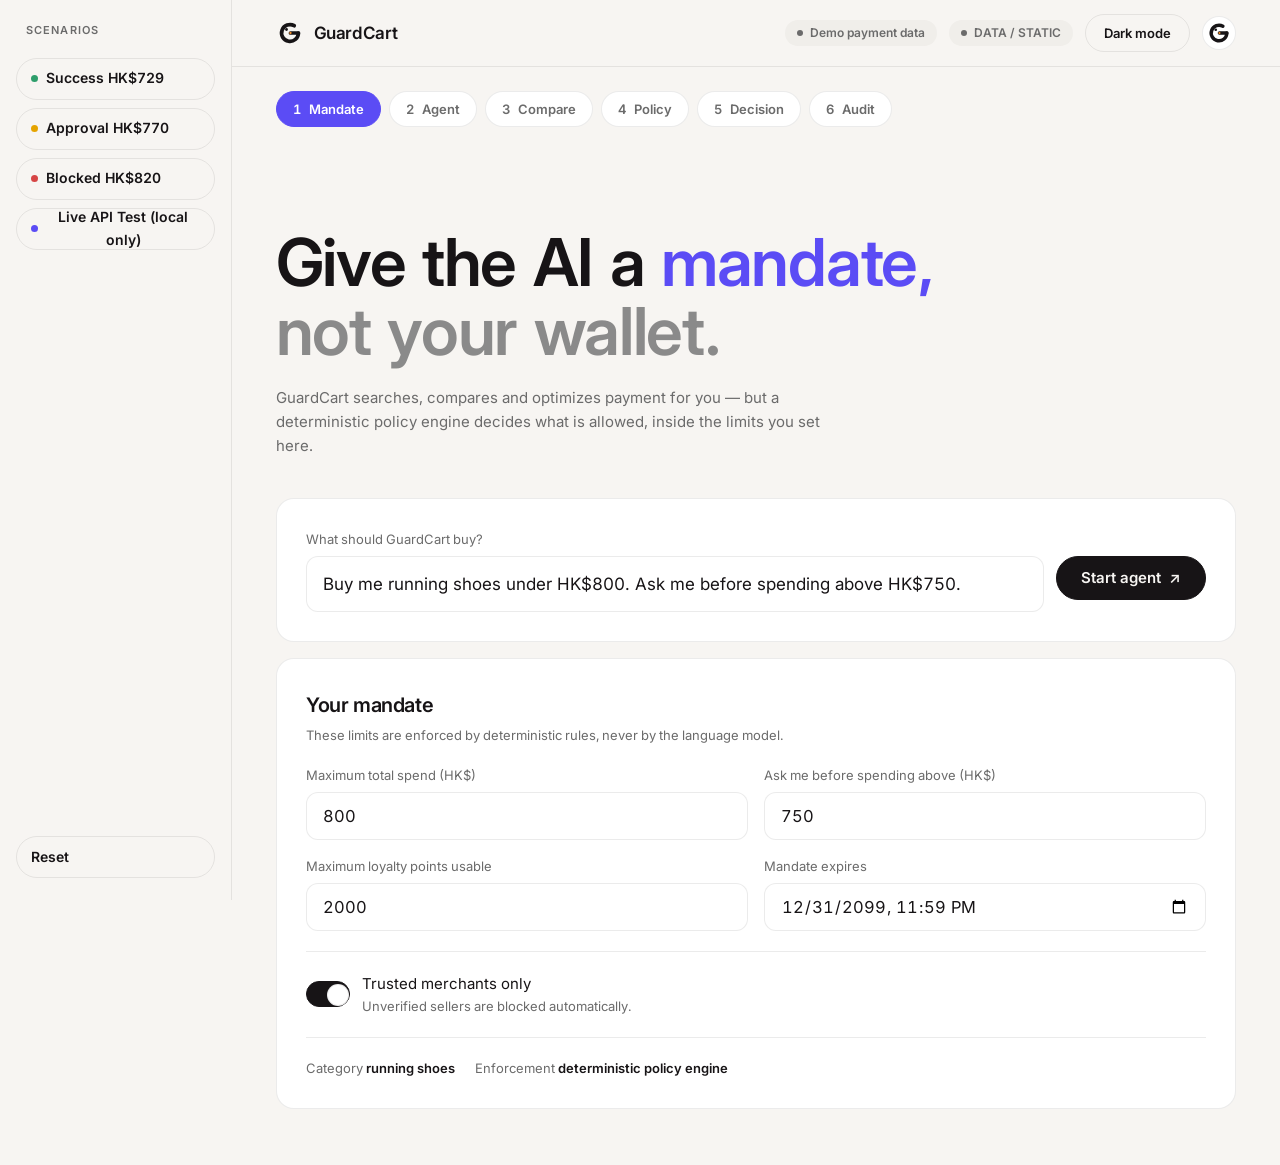
<file: frontend/index.html>
<!DOCTYPE html>
<html lang="en">
<head>
  <meta charset="UTF-8" />
  <meta name="viewport" content="width=device-width, initial-scale=1.0, viewport-fit=cover" />
  <title>GuardCart — AI shops. You stay in control.</title>
  <link rel="icon" type="image/svg+xml" href="mascot/mascot-favicon.svg" />
  <link rel="preconnect" href="https://fonts.googleapis.com" />
  <link rel="preconnect" href="https://fonts.gstatic.com" crossorigin />
  <link href="https://fonts.googleapis.com/css2?family=Inter:wght@400;500;600&display=swap" rel="stylesheet" />
  <link rel="stylesheet" href="https://cdnjs.cloudflare.com/ajax/libs/font-awesome/6.5.2/css/all.min.css" />
  <link rel="stylesheet" href="css/styles.css" />
</head>
<body>

  <!-- ===================== 顶栏 ===================== -->
  <header class="topbar">
    <div class="topbar-inner">
      <button class="brand" type="button" onclick="GuardCartApp.resetDemo()" aria-label="GuardCart home">
        <span id="brand-mascot"></span>
        GuardCart
      </button>
      <div class="topbar-right">
        <span class="tag tag-hide-sm">Demo payment data</span>
        <span class="tag" id="data-source-tag">DATA / …</span>
        <button class="btn btn-ghost btn-sm" id="theme-toggle" type="button">Dark mode</button>
        <span class="avatar-chip avatar-hide-sm" id="topbar-avatar" aria-hidden="true"></span>
      </div>
    </div>
  </header>

  <main class="wrap">

    <!-- ===================== 步骤条 ===================== -->
    <ol class="stepper" id="gc-steps">
      <li data-step="mandate" class="current"><span class="n">1</span>Mandate</li>
      <li data-step="progress"><span class="n">2</span>Agent</li>
      <li data-step="comparison"><span class="n">3</span>Compare</li>
      <li data-step="policy"><span class="n">4</span>Policy</li>
      <li data-step="decision"><span class="n">5</span>Decision</li>
      <li data-step="audit"><span class="n">6</span>Audit</li>
    </ol>

    <!-- ===================== 1. Mandate ===================== -->
    <section id="screen-mandate" class="screen active">
      <div class="hero">
        <h1 class="hero-title" id="hero-title">
          <span class="w">Give</span> <span class="w">the</span> <span class="w">AI</span> <span class="w">a</span> <span class="w accent">mandate,</span><br />
          <span class="w dim">not</span> <span class="w dim">your</span> <span class="w dim">wallet.</span>
        </h1>
        <p class="hero-sub">GuardCart searches, compares and optimizes payment for you — but a deterministic policy engine decides what is allowed, inside the limits you set here.</p>
      </div>

      <div class="card">
        <div class="field">
          <label for="mandate-request">What should GuardCart buy?</label>
          <div class="ask-row">
            <input id="mandate-request" class="input input-lg" type="text"
                   value="Buy me running shoes under HK$800. Ask me before spending above HK$750."
                   placeholder="e.g. Buy me running shoes under HK$800." />
            <button class="btn btn-primary" type="button" onclick="GuardCartApp.startFromForm()">
              Start agent <span aria-hidden="true">↗</span>
            </button>
          </div>
        </div>
        <div id="mandate-form-error" class="form-error" style="display:none;" role="alert"></div>
      </div>

      <div class="card">
        <h2 class="card-title">Your mandate</h2>
        <p class="card-sub" style="margin-bottom:20px;">These limits are enforced by deterministic rules, never by the language model.</p>
        <div class="form-grid">
          <div class="field">
            <label for="mandate-max-spend">Maximum total spend (HK$)</label>
            <input id="mandate-max-spend" class="input" type="number" value="800" min="1" />
          </div>
          <div class="field">
            <label for="mandate-approval-threshold">Ask me before spending above (HK$)</label>
            <input id="mandate-approval-threshold" class="input" type="number" value="750" min="0" />
          </div>
          <div class="field">
            <label for="mandate-max-points">Maximum loyalty points usable</label>
            <input id="mandate-max-points" class="input" type="number" value="2000" min="0" />
          </div>
          <div class="field">
            <label for="mandate-expiry">Mandate expires</label>
            <input id="mandate-expiry" class="input" type="datetime-local" value="2099-12-31T23:59" />
          </div>
        </div>
        <hr class="hr" />
        <label class="switch" for="mandate-trusted-only">
          <input id="mandate-trusted-only" type="checkbox" checked />
          <span class="track" aria-hidden="true"></span>
          <span class="txt">Trusted merchants only
            <small>Unverified sellers are blocked automatically.</small>
          </span>
        </label>
        <hr class="hr" />
        <div class="mandate-summary">
          <span>Category <strong>running shoes</strong></span>
          <span>Enforcement <strong>deterministic policy engine</strong></span>
        </div>
      </div>
    </section>

    <!-- ===================== 2. Agent progress ===================== -->
    <section id="screen-progress" class="screen">
      <div class="card" style="max-width:640px; margin:0 auto;">
        <h2 class="card-title" style="margin-bottom:16px;">GuardCart is working</h2>
        <ul class="agent-list" id="agent-steps"></ul>
      </div>
    </section>

    <!-- ===================== 3. Product comparison ===================== -->
    <section id="screen-comparison" class="screen">
      <div class="section-head">
        <div>
          <h2 class="section-title">Top candidates</h2>
          <p class="section-sub">Effective cost is price plus shipping plus payment fee minus reward value. The cheapest sticker price does not automatically win.</p>
        </div>
        <button class="btn btn-primary" type="button" onclick="GuardCartApp.goTo('policy')">Continue to policy check <span aria-hidden="true">↗</span></button>
      </div>
      <div class="product-grid" id="comparison-cards"></div>
    </section>

    <!-- ===================== 4. Policy check ===================== -->
    <section id="screen-policy" class="screen">
      <div class="section-head">
        <div>
          <h2 class="section-title">Policy check</h2>
          <p class="section-sub">The AI recommends. You authorize. The deterministic policy engine decides — same inputs, same decision, every time.</p>
        </div>
      </div>
      <div class="zone-grid" id="policy-zones"></div>
      <div class="card">
        <h3 class="card-title" style="margin-bottom:8px;">Rule evaluation</h3>
        <ul class="check-list" id="policy-checks"></ul>
      </div>
      <div class="actions-end">
        <button class="btn btn-primary" type="button" onclick="GuardCartApp.goTo('decision')">See decision <span aria-hidden="true">↗</span></button>
      </div>
    </section>

    <!-- ===================== 5. Decision ===================== -->
    <section id="screen-decision" class="screen">
      <div id="decision-banner"></div>
      <div class="stats" id="decision-stats"></div>
      <div class="card mb">
        <h3 class="card-title" style="margin-bottom:12px;">Payment options compared</h3>
        <div class="pay-list" id="decision-payments"></div>
        <p class="pay-note"><span class="dot-brand"></span>Demo payment data — simulated rails, not real rates.</p>
      </div>
      <div class="actions-between">
        <button class="btn btn-ghost" type="button" onclick="GuardCartApp.goTo('policy')">Back to policy</button>
        <button class="btn btn-primary" type="button" onclick="GuardCartApp.goTo('audit')">View audit trail <span aria-hidden="true">↗</span></button>
      </div>
    </section>

    <!-- ===================== 6. Audit trail ===================== -->
    <section id="screen-audit" class="screen">
      <div class="section-head">
        <div>
          <h2 class="section-title">Audit trail</h2>
          <p class="section-sub">Why did the agent do this? Every step is on the record — explained by rules, not invented afterwards.</p>
        </div>
      </div>
      <div class="card">
        <div class="timeline" id="audit-timeline"></div>
        <div class="empty-state" id="audit-empty" style="display:none;">
          <span id="audit-empty-mascot"></span>
          <p>No audit events yet. Run a demo scenario first.</p>
        </div>
      </div>
      <div class="actions-end">
        <button class="btn btn-ghost" type="button" onclick="GuardCartApp.resetDemo()">Reset demo</button>
      </div>
    </section>

  </main>

  <!-- ===================== 演示控制条 ===================== -->
  <footer class="demo-bar">
    <div class="demo-inner">
      <span class="demo-label">Scenarios</span>
      <button class="btn btn-ghost btn-sm" type="button" onclick="GuardCartApp.runDemo('success')"><span class="dot dot-success"></span>Success HK$729</button>
      <button class="btn btn-ghost btn-sm" type="button" onclick="GuardCartApp.runDemo('approval')"><span class="dot dot-warning"></span>Approval HK$770</button>
      <button class="btn btn-ghost btn-sm" type="button" onclick="GuardCartApp.runDemo('blocked')"><span class="dot dot-error"></span>Blocked HK$820</button>
      <button class="btn btn-ghost btn-sm" type="button" onclick="GuardCartApp.runLiveApi(this)"><span class="dot dot-live"></span>Live API Test (local only)</button>
      <button class="btn btn-ghost btn-sm" type="button" onclick="GuardCartApp.resetDemo()">Reset</button>
      <span id="live-status" class="live-status" role="status"></span>
    </div>
  </footer>

  <script src="js/demo-data.js"></script>
  <script src="js/policy-engine.js"></script>
  <script src="js/api-client.js"></script>
  <script src="js/mock-api.js"></script>
  <script src="js/agent-data.js"></script>
  <script src="js/app.js"></script>
</body>
</html>
</file>
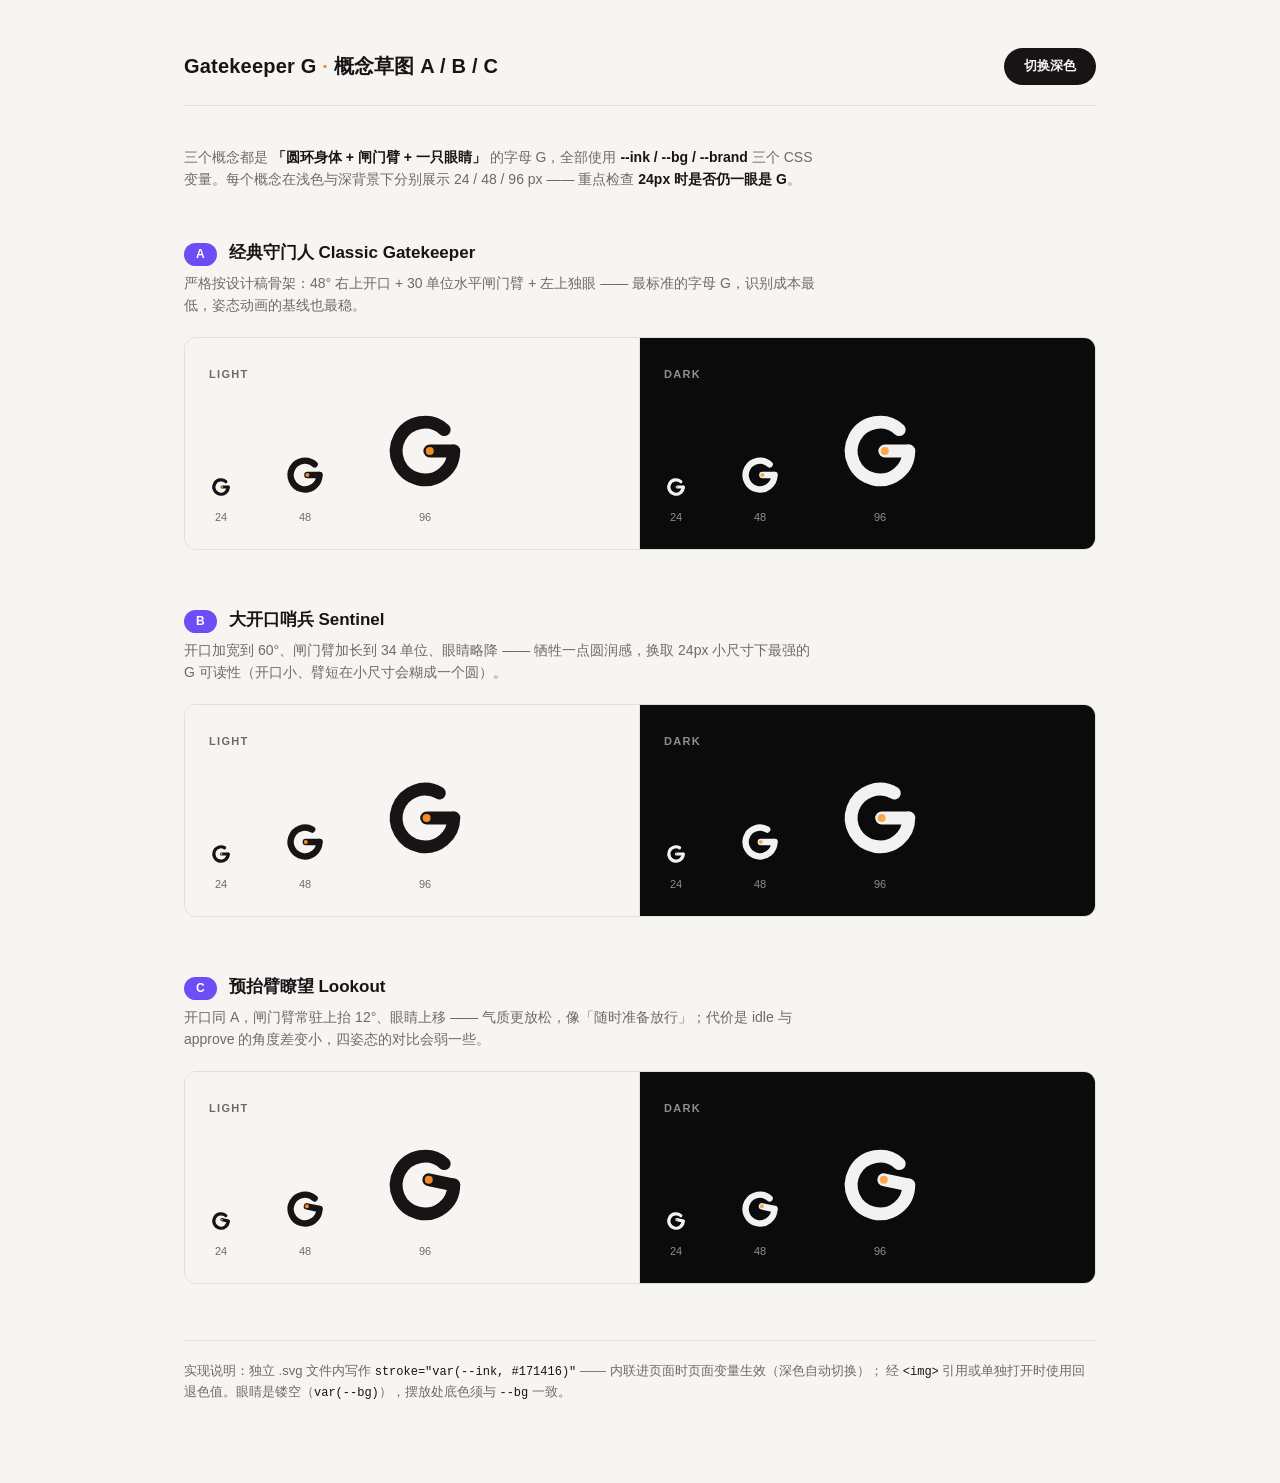
<file: frontend/mascot/concepts.html>
<!DOCTYPE html>
<html lang="zh-CN">
<head>
<meta charset="UTF-8" />
<meta name="viewport" content="width=device-width, initial-scale=1.0" />
<title>GuardCart · Gatekeeper G — 概念草图对比</title>
<style>
  :root {
    --bg: #f7f5f2;
    --ink: #171416;
    --brand: #f28c28;
    --accent: #6c4df6;
    --line: #e3ded6;
    --muted: #6f6a63;
  }
  [data-theme="dark"] {
    --bg: #0b0b0c;
    --ink: #f2f2f2;
    --brand: #ffa64d;
    --accent: #9d86ff;
    --line: #26262a;
    --muted: #8e8e94;
  }
  * { box-sizing: border-box; margin: 0; padding: 0; }
  body {
    background: var(--bg);
    color: var(--ink);
    font-family: "Inter", -apple-system, "Segoe UI", "PingFang SC", "Microsoft YaHei", sans-serif;
    line-height: 1.6;
  }
  .wrap { max-width: 960px; margin: 0 auto; padding: 48px 24px 80px; }

  header.top {
    display: flex; justify-content: space-between; align-items: center;
    padding-bottom: 20px; border-bottom: 1px solid var(--line); margin-bottom: 40px;
  }
  h1 { font-size: 20px; font-weight: 700; letter-spacing: 0.01em; }
  h1 .dot { color: var(--brand); }
  .theme-toggle {
    appearance: none; border: none; cursor: pointer;
    background: var(--ink); color: var(--bg);
    font: inherit; font-size: 13px; font-weight: 600;
    padding: 8px 20px; border-radius: 999px;
  }

  .intro { color: var(--muted); font-size: 14px; max-width: 640px; margin-bottom: 48px; }
  .intro strong { color: var(--ink); font-weight: 600; }

  section.concept { margin-bottom: 56px; }
  .concept-head { display: flex; align-items: baseline; gap: 12px; margin-bottom: 6px; }
  .concept-head .tag {
    font-size: 12px; font-weight: 700; color: #fff;
    background: var(--accent); border-radius: 999px; padding: 2px 12px;
  }
  .concept-head h2 { font-size: 17px; font-weight: 700; }
  .rationale { color: var(--muted); font-size: 14px; margin-bottom: 20px; max-width: 640px; }

  .panels { display: grid; grid-template-columns: 1fr 1fr; border: 1px solid var(--line); border-radius: 12px; overflow: hidden; }
  .panel { padding: 28px 24px 22px; }
  .panel.light { background: #f7f5f2; --ink: #171416; --bg: #f7f5f2; --brand: #f28c28; --muted: #6f6a63; border-right: 1px solid var(--line); }
  .panel.dark  { background: #0b0b0c; --ink: #f2f2f2; --bg: #0b0b0c; --brand: #ffa64d; --muted: #8e8e94; }
  .panel-label { font-size: 11px; font-weight: 600; letter-spacing: 0.12em; text-transform: uppercase; color: var(--muted); margin-bottom: 20px; }
  .sizes { display: flex; align-items: flex-end; gap: 48px; }
  .size-item { display: flex; flex-direction: column; align-items: center; gap: 10px; }
  .size-item .num { font-size: 11px; color: var(--muted); font-variant-numeric: tabular-nums; }
  .size-item svg { display: block; }

  footer.note {
    margin-top: 8px; padding-top: 20px; border-top: 1px solid var(--line);
    color: var(--muted); font-size: 13px;
  }
  footer.note code { color: var(--ink); font-size: 12px; }

  @media (max-width: 640px) {
    .panels { grid-template-columns: 1fr; }
    .panel.light { border-right: none; border-bottom: 1px solid var(--line); }
    .sizes { gap: 32px; }
  }
</style>
</head>
<body>
<div class="wrap">

  <header class="top">
    <h1>Gatekeeper G <span class="dot">·</span> 概念草图 A / B / C</h1>
    <button class="theme-toggle" id="themeToggle" type="button">切换深色</button>
  </header>

  <p class="intro">
    三个概念都是 <strong>「圆环身体 + 闸门臂 + 一只眼睛」</strong> 的字母 G，全部使用
    <strong>--ink / --bg / --brand</strong> 三个 CSS 变量。每个概念在浅色与深背景下分别展示
    24 / 48 / 96 px —— 重点检查 <strong>24px 时是否仍一眼是 G</strong>。
  </p>

  <!-- ============ 概念 A ============ -->
  <section class="concept">
    <div class="concept-head"><span class="tag">A</span><h2>经典守门人 Classic Gatekeeper</h2></div>
    <p class="rationale">严格按设计稿骨架：48° 右上开口 + 30 单位水平闸门臂 + 左上独眼 —— 最标准的字母 G，识别成本最低，姿态动画的基线也最稳。</p>
    <div class="panels">
      <div class="panel light">
        <div class="panel-label">Light</div>
        <div class="sizes">
          <div class="size-item">
            <svg width="24" height="24" viewBox="0 0 120 120"><path d="M 96 60 A 36 36 0 1 1 84.1 33.3" fill="none" stroke="var(--ink)" stroke-width="16" stroke-linecap="round"/><line x1="96" y1="60" x2="66" y2="60" stroke="var(--ink)" stroke-width="16" stroke-linecap="round"/><circle cx="66" cy="60" r="5" fill="var(--brand)"/><circle cx="47" cy="44" r="6" fill="var(--bg)"/></svg>
            <span class="num">24</span>
          </div>
          <div class="size-item">
            <svg width="48" height="48" viewBox="0 0 120 120"><path d="M 96 60 A 36 36 0 1 1 84.1 33.3" fill="none" stroke="var(--ink)" stroke-width="16" stroke-linecap="round"/><line x1="96" y1="60" x2="66" y2="60" stroke="var(--ink)" stroke-width="16" stroke-linecap="round"/><circle cx="66" cy="60" r="5" fill="var(--brand)"/><circle cx="47" cy="44" r="6" fill="var(--bg)"/></svg>
            <span class="num">48</span>
          </div>
          <div class="size-item">
            <svg width="96" height="96" viewBox="0 0 120 120"><path d="M 96 60 A 36 36 0 1 1 84.1 33.3" fill="none" stroke="var(--ink)" stroke-width="16" stroke-linecap="round"/><line x1="96" y1="60" x2="66" y2="60" stroke="var(--ink)" stroke-width="16" stroke-linecap="round"/><circle cx="66" cy="60" r="5" fill="var(--brand)"/><circle cx="47" cy="44" r="6" fill="var(--bg)"/></svg>
            <span class="num">96</span>
          </div>
        </div>
      </div>
      <div class="panel dark">
        <div class="panel-label">Dark</div>
        <div class="sizes">
          <div class="size-item">
            <svg width="24" height="24" viewBox="0 0 120 120"><path d="M 96 60 A 36 36 0 1 1 84.1 33.3" fill="none" stroke="var(--ink)" stroke-width="16" stroke-linecap="round"/><line x1="96" y1="60" x2="66" y2="60" stroke="var(--ink)" stroke-width="16" stroke-linecap="round"/><circle cx="66" cy="60" r="5" fill="var(--brand)"/><circle cx="47" cy="44" r="6" fill="var(--bg)"/></svg>
            <span class="num">24</span>
          </div>
          <div class="size-item">
            <svg width="48" height="48" viewBox="0 0 120 120"><path d="M 96 60 A 36 36 0 1 1 84.1 33.3" fill="none" stroke="var(--ink)" stroke-width="16" stroke-linecap="round"/><line x1="96" y1="60" x2="66" y2="60" stroke="var(--ink)" stroke-width="16" stroke-linecap="round"/><circle cx="66" cy="60" r="5" fill="var(--brand)"/><circle cx="47" cy="44" r="6" fill="var(--bg)"/></svg>
            <span class="num">48</span>
          </div>
          <div class="size-item">
            <svg width="96" height="96" viewBox="0 0 120 120"><path d="M 96 60 A 36 36 0 1 1 84.1 33.3" fill="none" stroke="var(--ink)" stroke-width="16" stroke-linecap="round"/><line x1="96" y1="60" x2="66" y2="60" stroke="var(--ink)" stroke-width="16" stroke-linecap="round"/><circle cx="66" cy="60" r="5" fill="var(--brand)"/><circle cx="47" cy="44" r="6" fill="var(--bg)"/></svg>
            <span class="num">96</span>
          </div>
        </div>
      </div>
    </div>
  </section>

  <!-- ============ 概念 B ============ -->
  <section class="concept">
    <div class="concept-head"><span class="tag">B</span><h2>大开口哨兵 Sentinel</h2></div>
    <p class="rationale">开口加宽到 60°、闸门臂加长到 34 单位、眼睛略降 —— 牺牲一点圆润感，换取 24px 小尺寸下最强的 G 可读性（开口小、臂短在小尺寸会糊成一个圆）。</p>
    <div class="panels">
      <div class="panel light">
        <div class="panel-label">Light</div>
        <div class="sizes">
          <div class="size-item">
            <svg width="24" height="24" viewBox="0 0 120 120"><path d="M 96 60 A 36 36 0 1 1 78 28.8" fill="none" stroke="var(--ink)" stroke-width="16" stroke-linecap="round"/><line x1="96" y1="60" x2="62" y2="60" stroke="var(--ink)" stroke-width="16" stroke-linecap="round"/><circle cx="62" cy="60" r="5" fill="var(--brand)"/><circle cx="45" cy="45" r="6" fill="var(--bg)"/></svg>
            <span class="num">24</span>
          </div>
          <div class="size-item">
            <svg width="48" height="48" viewBox="0 0 120 120"><path d="M 96 60 A 36 36 0 1 1 78 28.8" fill="none" stroke="var(--ink)" stroke-width="16" stroke-linecap="round"/><line x1="96" y1="60" x2="62" y2="60" stroke="var(--ink)" stroke-width="16" stroke-linecap="round"/><circle cx="62" cy="60" r="5" fill="var(--brand)"/><circle cx="45" cy="45" r="6" fill="var(--bg)"/></svg>
            <span class="num">48</span>
          </div>
          <div class="size-item">
            <svg width="96" height="96" viewBox="0 0 120 120"><path d="M 96 60 A 36 36 0 1 1 78 28.8" fill="none" stroke="var(--ink)" stroke-width="16" stroke-linecap="round"/><line x1="96" y1="60" x2="62" y2="60" stroke="var(--ink)" stroke-width="16" stroke-linecap="round"/><circle cx="62" cy="60" r="5" fill="var(--brand)"/><circle cx="45" cy="45" r="6" fill="var(--bg)"/></svg>
            <span class="num">96</span>
          </div>
        </div>
      </div>
      <div class="panel dark">
        <div class="panel-label">Dark</div>
        <div class="sizes">
          <div class="size-item">
            <svg width="24" height="24" viewBox="0 0 120 120"><path d="M 96 60 A 36 36 0 1 1 78 28.8" fill="none" stroke="var(--ink)" stroke-width="16" stroke-linecap="round"/><line x1="96" y1="60" x2="62" y2="60" stroke="var(--ink)" stroke-width="16" stroke-linecap="round"/><circle cx="62" cy="60" r="5" fill="var(--brand)"/><circle cx="45" cy="45" r="6" fill="var(--bg)"/></svg>
            <span class="num">24</span>
          </div>
          <div class="size-item">
            <svg width="48" height="48" viewBox="0 0 120 120"><path d="M 96 60 A 36 36 0 1 1 78 28.8" fill="none" stroke="var(--ink)" stroke-width="16" stroke-linecap="round"/><line x1="96" y1="60" x2="62" y2="60" stroke="var(--ink)" stroke-width="16" stroke-linecap="round"/><circle cx="62" cy="60" r="5" fill="var(--brand)"/><circle cx="45" cy="45" r="6" fill="var(--bg)"/></svg>
            <span class="num">48</span>
          </div>
          <div class="size-item">
            <svg width="96" height="96" viewBox="0 0 120 120"><path d="M 96 60 A 36 36 0 1 1 78 28.8" fill="none" stroke="var(--ink)" stroke-width="16" stroke-linecap="round"/><line x1="96" y1="60" x2="62" y2="60" stroke="var(--ink)" stroke-width="16" stroke-linecap="round"/><circle cx="62" cy="60" r="5" fill="var(--brand)"/><circle cx="45" cy="45" r="6" fill="var(--bg)"/></svg>
            <span class="num">96</span>
          </div>
        </div>
      </div>
    </div>
  </section>

  <!-- ============ 概念 C ============ -->
  <section class="concept">
    <div class="concept-head"><span class="tag">C</span><h2>预抬臂瞭望 Lookout</h2></div>
    <p class="rationale">开口同 A，闸门臂常驻上抬 12°、眼睛上移 —— 气质更放松，像「随时准备放行」；代价是 idle 与 approve 的角度差变小，四姿态的对比会弱一些。</p>
    <div class="panels">
      <div class="panel light">
        <div class="panel-label">Light</div>
        <div class="sizes">
          <div class="size-item">
            <svg width="24" height="24" viewBox="0 0 120 120"><path d="M 96 60 A 36 36 0 1 1 84.1 33.3" fill="none" stroke="var(--ink)" stroke-width="16" stroke-linecap="round"/><line x1="96" y1="60" x2="64.7" y2="53.4" stroke="var(--ink)" stroke-width="16" stroke-linecap="round"/><circle cx="64.7" cy="53.4" r="5" fill="var(--brand)"/><circle cx="50" cy="42" r="6" fill="var(--bg)"/></svg>
            <span class="num">24</span>
          </div>
          <div class="size-item">
            <svg width="48" height="48" viewBox="0 0 120 120"><path d="M 96 60 A 36 36 0 1 1 84.1 33.3" fill="none" stroke="var(--ink)" stroke-width="16" stroke-linecap="round"/><line x1="96" y1="60" x2="64.7" y2="53.4" stroke="var(--ink)" stroke-width="16" stroke-linecap="round"/><circle cx="64.7" cy="53.4" r="5" fill="var(--brand)"/><circle cx="50" cy="42" r="6" fill="var(--bg)"/></svg>
            <span class="num">48</span>
          </div>
          <div class="size-item">
            <svg width="96" height="96" viewBox="0 0 120 120"><path d="M 96 60 A 36 36 0 1 1 84.1 33.3" fill="none" stroke="var(--ink)" stroke-width="16" stroke-linecap="round"/><line x1="96" y1="60" x2="64.7" y2="53.4" stroke="var(--ink)" stroke-width="16" stroke-linecap="round"/><circle cx="64.7" cy="53.4" r="5" fill="var(--brand)"/><circle cx="50" cy="42" r="6" fill="var(--bg)"/></svg>
            <span class="num">96</span>
          </div>
        </div>
      </div>
      <div class="panel dark">
        <div class="panel-label">Dark</div>
        <div class="sizes">
          <div class="size-item">
            <svg width="24" height="24" viewBox="0 0 120 120"><path d="M 96 60 A 36 36 0 1 1 84.1 33.3" fill="none" stroke="var(--ink)" stroke-width="16" stroke-linecap="round"/><line x1="96" y1="60" x2="64.7" y2="53.4" stroke="var(--ink)" stroke-width="16" stroke-linecap="round"/><circle cx="64.7" cy="53.4" r="5" fill="var(--brand)"/><circle cx="50" cy="42" r="6" fill="var(--bg)"/></svg>
            <span class="num">24</span>
          </div>
          <div class="size-item">
            <svg width="48" height="48" viewBox="0 0 120 120"><path d="M 96 60 A 36 36 0 1 1 84.1 33.3" fill="none" stroke="var(--ink)" stroke-width="16" stroke-linecap="round"/><line x1="96" y1="60" x2="64.7" y2="53.4" stroke="var(--ink)" stroke-width="16" stroke-linecap="round"/><circle cx="64.7" cy="53.4" r="5" fill="var(--brand)"/><circle cx="50" cy="42" r="6" fill="var(--bg)"/></svg>
            <span class="num">48</span>
          </div>
          <div class="size-item">
            <svg width="96" height="96" viewBox="0 0 120 120"><path d="M 96 60 A 36 36 0 1 1 84.1 33.3" fill="none" stroke="var(--ink)" stroke-width="16" stroke-linecap="round"/><line x1="96" y1="60" x2="64.7" y2="53.4" stroke="var(--ink)" stroke-width="16" stroke-linecap="round"/><circle cx="64.7" cy="53.4" r="5" fill="var(--brand)"/><circle cx="50" cy="42" r="6" fill="var(--bg)"/></svg>
            <span class="num">96</span>
          </div>
        </div>
      </div>
    </div>
  </section>

  <footer class="note">
    实现说明：独立 .svg 文件内写作 <code>stroke="var(--ink, #171416)"</code> —— 内联进页面时页面变量生效（深色自动切换）；
    经 <code>&lt;img&gt;</code> 引用或单独打开时使用回退色值。眼睛是镂空（<code>var(--bg)</code>），摆放处底色须与 <code>--bg</code> 一致。
  </footer>

</div>
<script>
  var toggle = document.getElementById('themeToggle');
  toggle.addEventListener('click', function () {
    var dark = document.documentElement.getAttribute('data-theme') === 'dark';
    document.documentElement.setAttribute('data-theme', dark ? '' : 'dark');
    toggle.textContent = dark ? '切换深色' : '切换浅色';
  });
</script>
</body>
</html>
</file>
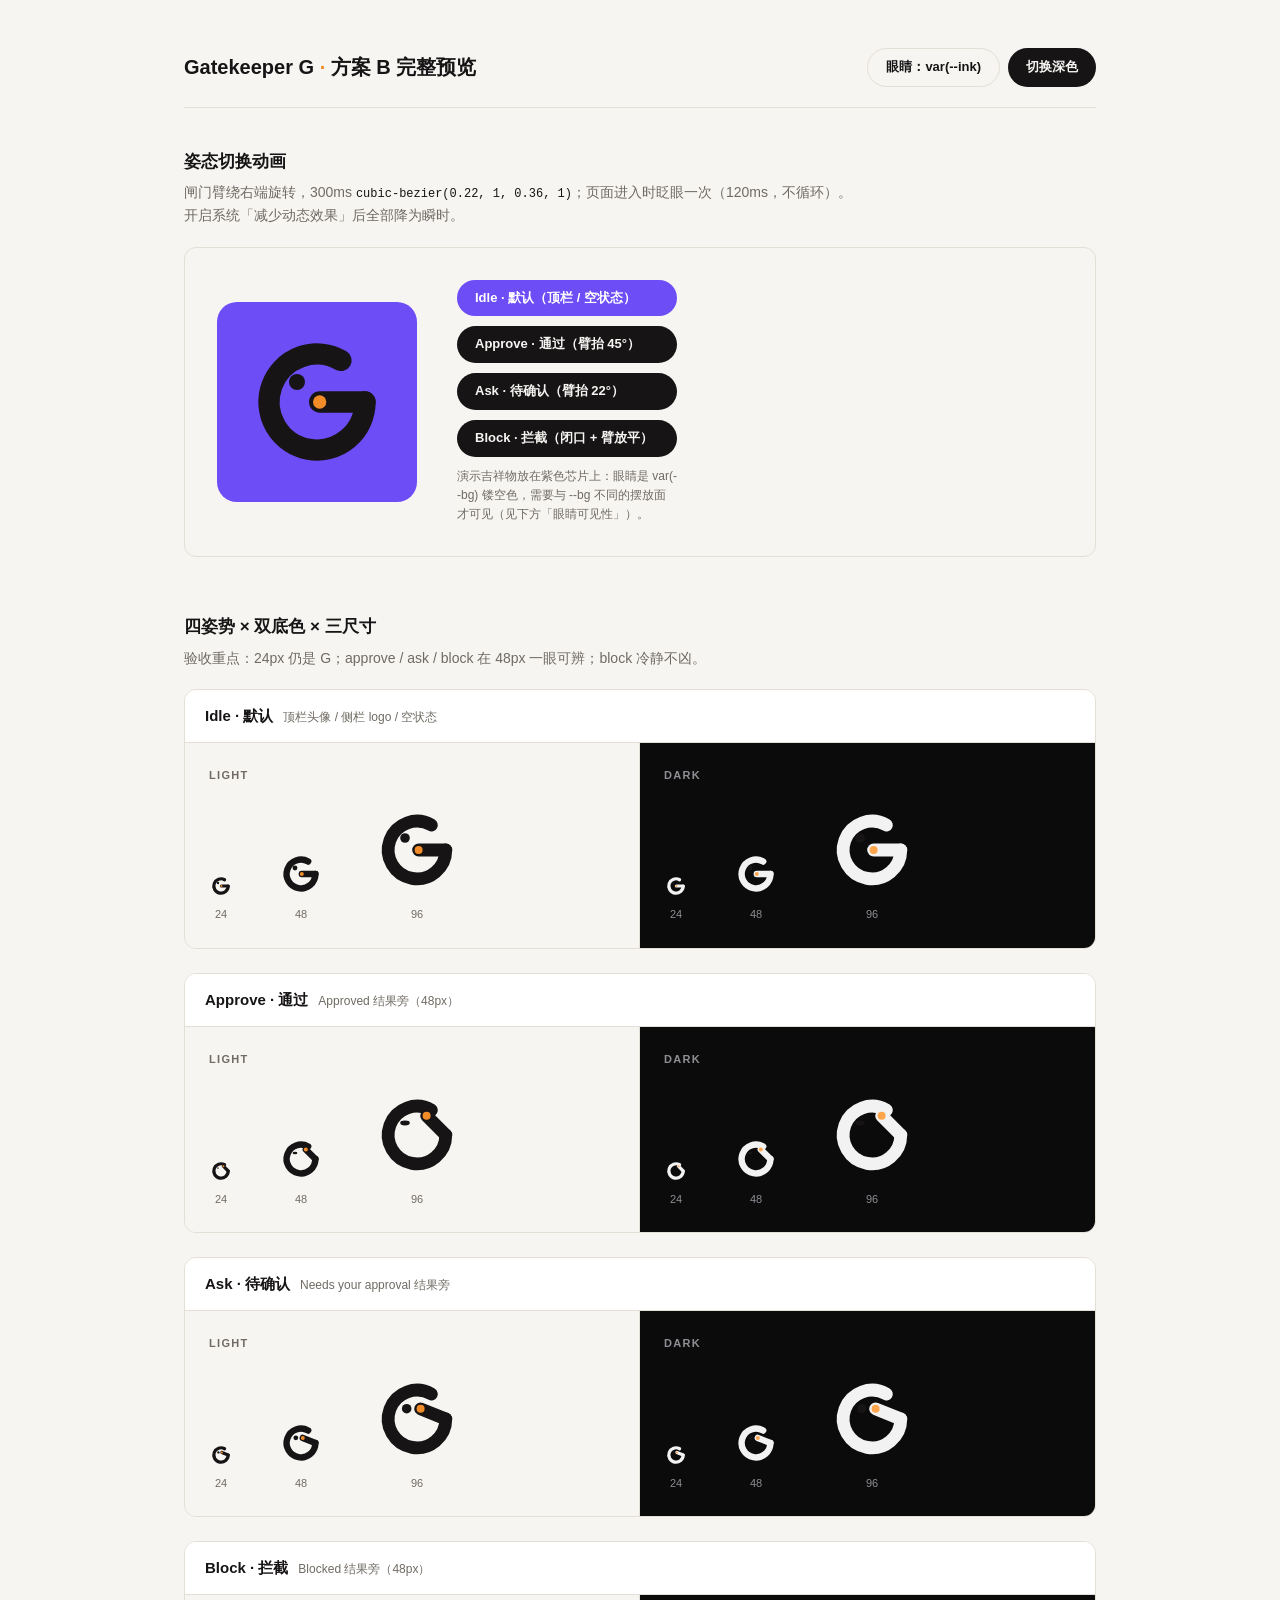
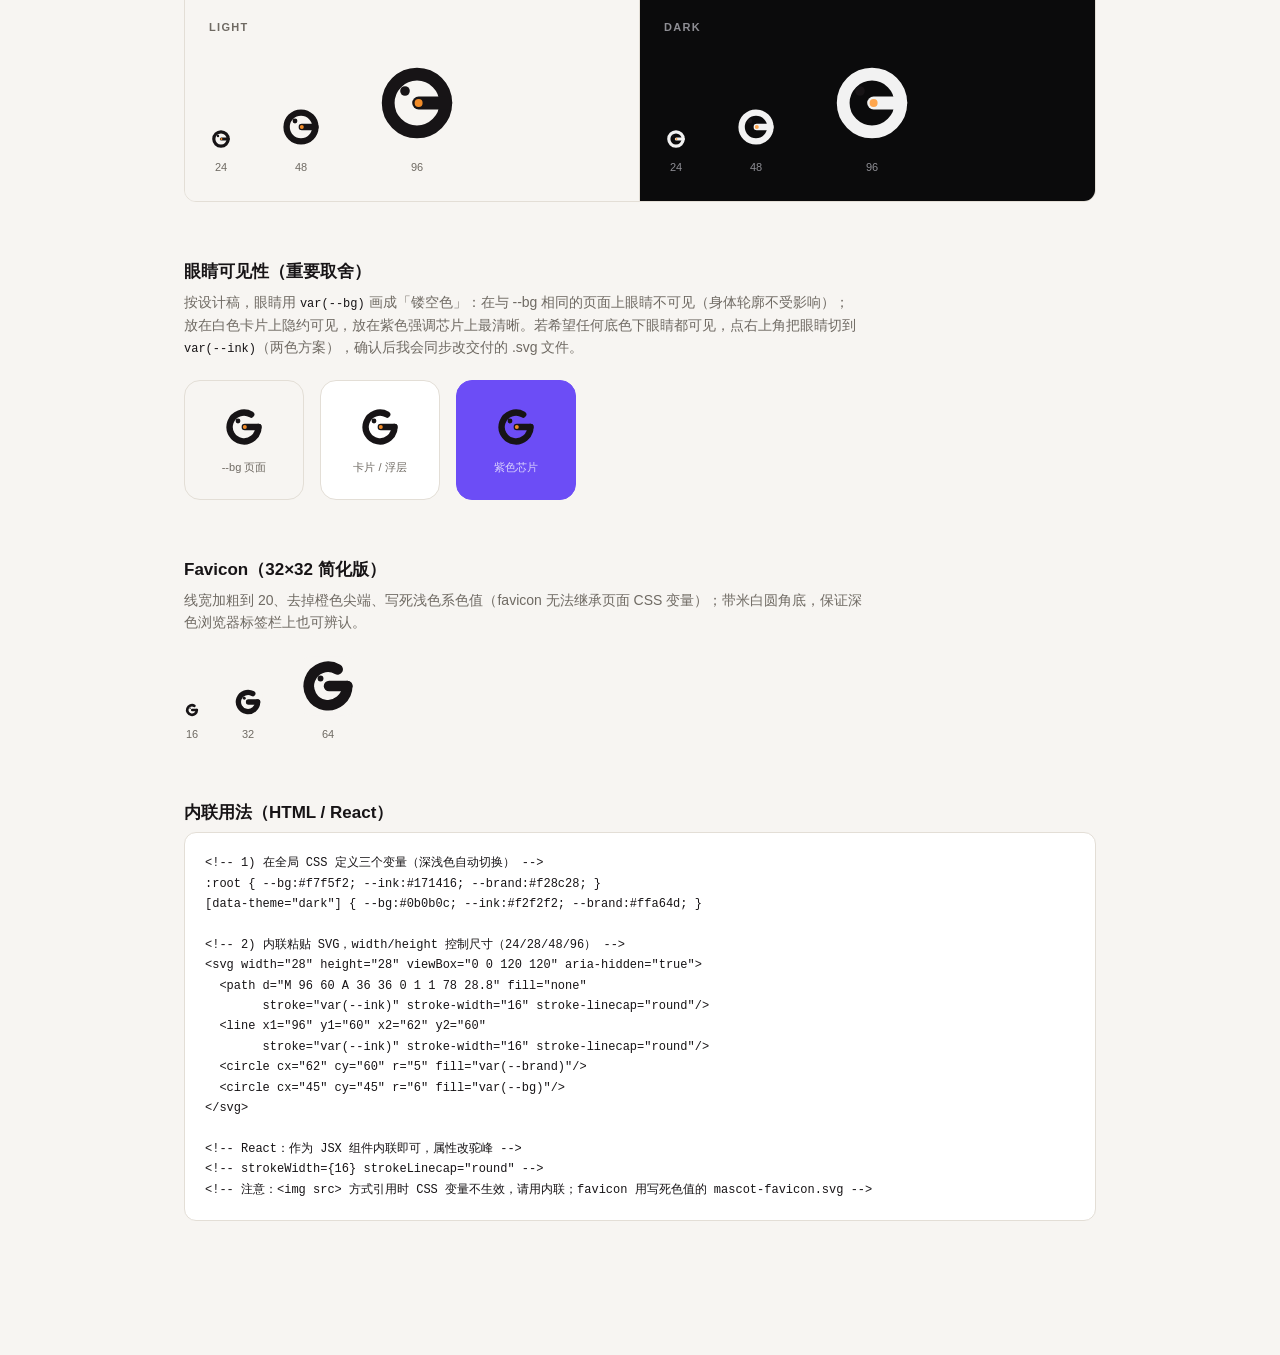
<file: frontend/mascot/mascot-preview.html>
<!DOCTYPE html>
<html lang="zh-CN">
<head>
<meta charset="UTF-8" />
<meta name="viewport" content="width=device-width, initial-scale=1.0" />
<title>GuardCart · Gatekeeper G — 吉祥物预览</title>
<link rel="icon" type="image/svg+xml" href="mascot-favicon.svg" />
<style>
  :root {
    --bg: #f7f5f2;
    --ink: #171416;
    --brand: #f28c28;
    --accent: #6c4df6;
    --line: #e3ded6;
    --muted: #6f6a63;
    --surface: #ffffff;
    --eye: var(--ink); /* 产品实际采用：任何底色下都可见（两色方案） */
  }
  [data-theme="dark"] {
    --bg: #0b0b0c;
    --ink: #f2f2f2;
    --brand: #ffa64d;
    --accent: #9d86ff;
    --line: #26262a;
    --muted: #8e8e94;
    --surface: #141416;
  }
  * { box-sizing: border-box; margin: 0; padding: 0; }
  body {
    background: var(--bg);
    color: var(--ink);
    font-family: "Inter", -apple-system, "Segoe UI", "PingFang SC", "Microsoft YaHei", sans-serif;
    line-height: 1.6;
  }
  .wrap { max-width: 960px; margin: 0 auto; padding: 48px 24px 80px; }

  header.top {
    display: flex; justify-content: space-between; align-items: center; flex-wrap: wrap; gap: 12px;
    padding-bottom: 20px; border-bottom: 1px solid var(--line); margin-bottom: 40px;
  }
  h1 { font-size: 20px; font-weight: 700; }
  h1 .dot { color: var(--brand); }
  .controls { display: flex; gap: 8px; flex-wrap: wrap; }
  .pill {
    appearance: none; border: none; cursor: pointer;
    background: var(--ink); color: var(--bg);
    font: inherit; font-size: 13px; font-weight: 600;
    padding: 8px 18px; border-radius: 999px;
  }
  .pill.ghost {
    background: transparent; color: var(--ink);
    border: 1px solid var(--line);
  }
  .pill.ghost.active { border-color: var(--accent); color: var(--accent); }

  section { margin-bottom: 56px; }
  h2 { font-size: 17px; font-weight: 700; margin-bottom: 6px; }
  .sub { color: var(--muted); font-size: 14px; margin-bottom: 20px; max-width: 680px; }
  .sub code { color: var(--ink); font-size: 12px; }

  /* ---------- 动画演示 ---------- */
  .stage {
    display: flex; align-items: center; gap: 40px; flex-wrap: wrap;
    border: 1px solid var(--line); border-radius: 12px; padding: 32px;
  }
  .stage .chip {
    width: 200px; height: 200px; border-radius: 20px;
    background: var(--accent);
    display: flex; align-items: center; justify-content: center;
    flex-shrink: 0;
  }
  .pose-btns { display: flex; flex-direction: column; gap: 10px; }
  .pose-btns .pill { text-align: left; min-width: 200px; }
  .pose-btns .pill.active { background: var(--accent); color: #fff; }
  .pose-btns .hint { font-size: 12px; color: var(--muted); max-width: 220px; }

  /* 演示用吉祥物（仅预览页使用 group/transform 做动画，交付的 .svg 文件保持扁平） */
  #demoMascot .arm {
    transform-box: view-box;
    transform-origin: 96px 60px;
    transition: transform 300ms cubic-bezier(0.22, 1, 0.36, 1);
  }
  #demoMascot .eye-round, #demoMascot .eye-squint, #demoMascot .ring-open, #demoMascot .ring-closed {
    transition: opacity 150ms ease, transform 300ms cubic-bezier(0.22, 1, 0.36, 1);
    transform-box: view-box;
  }
  #demoMascot .ring-closed { opacity: 0; }
  #demoMascot .eye-squint { opacity: 0; }

  #demoMascot[data-pose="approve"] .arm { transform: rotate(-45deg); }
  #demoMascot[data-pose="approve"] .eye-round { opacity: 0; }
  #demoMascot[data-pose="approve"] .eye-squint { opacity: 1; }
  #demoMascot[data-pose="ask"] .arm { transform: rotate(-22deg); }
  #demoMascot[data-pose="ask"] .eye-round { transform: translate(2.1px, 2.1px); }
  #demoMascot[data-pose="block"] .arm { transform: rotate(0deg); }
  #demoMascot[data-pose="block"] .ring-open { opacity: 0; }
  #demoMascot[data-pose="block"] .ring-closed { opacity: 1; }

  /* 眨眼：仅页面进入时一次，120ms */
  @keyframes gc-blink {
    0%, 100% { transform: scaleY(1); }
    50% { transform: scaleY(0.15); }
  }
  #demoMascot .blink {
    transform-box: fill-box;
    transform-origin: center;
    animation: gc-blink 120ms ease-in-out 700ms 1;
  }

  /* ---------- 姿势矩阵 ---------- */
  .pose-card { border: 1px solid var(--line); border-radius: 12px; overflow: hidden; margin-bottom: 24px; }
  .pose-card-head {
    display: flex; align-items: baseline; gap: 10px;
    padding: 14px 20px; border-bottom: 1px solid var(--line); background: var(--surface);
  }
  .pose-card-head h3 { font-size: 15px; font-weight: 700; }
  .pose-card-head .use { font-size: 12px; color: var(--muted); }
  .panels { display: grid; grid-template-columns: 1fr 1fr; }
  .panel { padding: 24px; }
  .panel.light { background: #f7f5f2; --ink: #171416; --bg: #f7f5f2; --brand: #f28c28; --muted: #6f6a63; border-right: 1px solid var(--line); }
  .panel.dark  { background: #0b0b0c; --ink: #f2f2f2; --bg: #0b0b0c; --brand: #ffa64d; --muted: #8e8e94; }
  .panel-label { font-size: 11px; font-weight: 600; letter-spacing: 0.12em; text-transform: uppercase; color: var(--muted); margin-bottom: 18px; }
  .sizes { display: flex; align-items: flex-end; gap: 44px; }
  .size-item { display: flex; flex-direction: column; align-items: center; gap: 8px; }
  .size-item .num { font-size: 11px; color: var(--muted); font-variant-numeric: tabular-nums; }

  /* ---------- 摆放面演示 ---------- */
  .surfaces { display: flex; gap: 16px; flex-wrap: wrap; }
  .surface-chip {
    width: 120px; height: 120px; border-radius: 16px; border: 1px solid var(--line);
    display: flex; flex-direction: column; align-items: center; justify-content: center; gap: 8px;
    font-size: 11px;
  }
  .surface-chip.s-bg { background: var(--bg); color: var(--muted); }
  .surface-chip.s-card { background: var(--surface); color: var(--muted); }
  .surface-chip.s-accent { background: var(--accent); color: rgba(255,255,255,0.75); border-color: var(--accent); }

  /* ---------- favicon ---------- */
  .fav-row { display: flex; align-items: flex-end; gap: 32px; }
  .fav-item { display: flex; flex-direction: column; align-items: center; gap: 8px; }
  .fav-item .num { font-size: 11px; color: var(--muted); }

  pre.usage {
    background: var(--surface); border: 1px solid var(--line); border-radius: 12px;
    padding: 20px; font-size: 12px; line-height: 1.7; overflow-x: auto;
    font-family: "JetBrains Mono", ui-monospace, monospace;
  }

  @media (max-width: 640px) {
    .panels { grid-template-columns: 1fr; }
    .panel.light { border-right: none; border-bottom: 1px solid var(--line); }
    .sizes { gap: 28px; }
    .stage { padding: 20px; gap: 24px; }
  }

  @media (prefers-reduced-motion: reduce) {
    #demoMascot .arm,
    #demoMascot .eye-round,
    #demoMascot .eye-squint,
    #demoMascot .ring-open,
    #demoMascot .ring-closed { transition: none !important; }
    #demoMascot .blink { animation: none !important; }
  }
</style>
</head>
<body>
<div class="wrap">

  <header class="top">
    <h1>Gatekeeper G <span class="dot">·</span> 方案 B 完整预览</h1>
    <div class="controls">
      <button class="pill ghost" id="eyeToggle" type="button">眼睛：var(--ink)</button>
      <button class="pill" id="themeToggle" type="button">切换深色</button>
    </div>
  </header>

  <!-- ============ 1. 动画演示 ============ -->
  <section>
    <h2>姿态切换动画</h2>
    <p class="sub">闸门臂绕右端旋转，300ms <code>cubic-bezier(0.22, 1, 0.36, 1)</code>；页面进入时眨眼一次（120ms，不循环）。开启系统「减少动态效果」后全部降为瞬时。</p>
    <div class="stage">
      <div class="chip">
        <svg id="demoMascot" data-pose="idle" width="160" height="160" viewBox="0 0 120 120" role="img" aria-label="GuardCart 吉祥物">
          <path class="ring-open" d="M 96 60 A 36 36 0 1 1 78 28.8" fill="none" stroke="var(--ink)" stroke-width="16" stroke-linecap="round"/>
          <circle class="ring-closed" cx="60" cy="60" r="36" fill="none" stroke="var(--ink)" stroke-width="16"/>
          <g class="arm">
            <line x1="96" y1="60" x2="62" y2="60" stroke="var(--ink)" stroke-width="16" stroke-linecap="round"/>
            <circle cx="62" cy="60" r="5" fill="var(--brand)"/>
          </g>
          <circle class="eye-round blink" cx="45" cy="45" r="6" fill="var(--eye)"/>
          <ellipse class="eye-squint blink" cx="45" cy="45" rx="6" ry="3" fill="var(--eye)"/>
        </svg>
      </div>
      <div class="pose-btns">
        <button class="pill active" type="button" data-pose-btn="idle">Idle · 默认（顶栏 / 空状态）</button>
        <button class="pill" type="button" data-pose-btn="approve">Approve · 通过（臂抬 45°）</button>
        <button class="pill" type="button" data-pose-btn="ask">Ask · 待确认（臂抬 22°）</button>
        <button class="pill" type="button" data-pose-btn="block">Block · 拦截（闭口 + 臂放平）</button>
        <span class="hint">演示吉祥物放在紫色芯片上：眼睛是 var(--bg) 镂空色，需要与 --bg 不同的摆放面才可见（见下方「眼睛可见性」）。</span>
      </div>
    </div>
  </section>

  <!-- ============ 2. 四姿势矩阵 ============ -->
  <section>
    <h2>四姿势 × 双底色 × 三尺寸</h2>
    <p class="sub">验收重点：24px 仍是 G；approve / ask / block 在 48px 一眼可辨；block 冷静不凶。</p>
    <div id="matrix"></div>
  </section>

  <!-- ============ 3. 眼睛可见性 ============ -->
  <section>
    <h2>眼睛可见性（重要取舍）</h2>
    <p class="sub">按设计稿，眼睛用 <code>var(--bg)</code> 画成「镂空色」：在与 --bg 相同的页面上眼睛不可见（身体轮廓不受影响）；
      放在白色卡片上隐约可见，放在紫色强调芯片上最清晰。若希望任何底色下眼睛都可见，点右上角把眼睛切到 <code>var(--ink)</code>（两色方案），确认后我会同步改交付的 .svg 文件。</p>
    <div class="surfaces" id="surfaces"></div>
  </section>

  <!-- ============ 4. Favicon ============ -->
  <section>
    <h2>Favicon（32×32 简化版）</h2>
    <p class="sub">线宽加粗到 20、去掉橙色尖端、写死浅色系色值（favicon 无法继承页面 CSS 变量）；带米白圆角底，保证深色浏览器标签栏上也可辨认。</p>
    <div class="fav-row">
      <div class="fav-item"><img src="mascot-favicon.svg" width="16" height="16" alt="favicon 16" /><span class="num">16</span></div>
      <div class="fav-item"><img src="mascot-favicon.svg" width="32" height="32" alt="favicon 32" /><span class="num">32</span></div>
      <div class="fav-item"><img src="mascot-favicon.svg" width="64" height="64" alt="favicon 64" /><span class="num">64</span></div>
    </div>
  </section>

  <!-- ============ 5. 用法 ============ -->
  <section>
    <h2>内联用法（HTML / React）</h2>
    <pre class="usage" id="usagePre"></pre>
  </section>

</div>

<script>
/* ---------------- 姿势数据（与交付的 .svg 文件一致） ---------------- */
var POSES = [
  { key: "idle",    name: "Idle · 默认",      use: "顶栏头像 / 侧栏 logo / 空状态", closed: false, arm: [62, 60],      tip: [62, 60],      eye: { t: "circle",  cx: 45,   cy: 45,   r: 6 } },
  { key: "approve", name: "Approve · 通过",   use: "Approved 结果旁（48px）",        closed: false, arm: [72, 36],      tip: [72, 36],      eye: { t: "ellipse", cx: 45,   cy: 45,   rx: 6, ry: 3 } },
  { key: "ask",     name: "Ask · 待确认",     use: "Needs your approval 结果旁",     closed: false, arm: [64.5, 47.3],  tip: [64.5, 47.3],  eye: { t: "circle",  cx: 47.1, cy: 47.1, r: 6 } },
  { key: "block",   name: "Block · 拦截",     use: "Blocked 结果旁（48px）",         closed: true,  arm: [62, 60],      tip: [62, 60],      eye: { t: "circle",  cx: 45,   cy: 45,   r: 6 } }
];

function poseSVG(p, size) {
  var ring = p.closed
    ? '<circle cx="60" cy="60" r="36" fill="none" stroke="var(--ink)" stroke-width="16"/>'
    : '<path d="M 96 60 A 36 36 0 1 1 78 28.8" fill="none" stroke="var(--ink)" stroke-width="16" stroke-linecap="round"/>';
  var eye = p.eye.t === "circle"
    ? '<circle cx="' + p.eye.cx + '" cy="' + p.eye.cy + '" r="' + p.eye.r + '" fill="var(--eye)"/>'
    : '<ellipse cx="' + p.eye.cx + '" cy="' + p.eye.cy + '" rx="' + p.eye.rx + '" ry="' + p.eye.ry + '" fill="var(--eye)"/>';
  return '<svg width="' + size + '" height="' + size + '" viewBox="0 0 120 120">' +
    ring +
    '<line x1="96" y1="60" x2="' + p.arm[0] + '" y2="' + p.arm[1] + '" stroke="var(--ink)" stroke-width="16" stroke-linecap="round"/>' +
    '<circle cx="' + p.tip[0] + '" cy="' + p.tip[1] + '" r="5" fill="var(--brand)"/>' +
    eye +
    '</svg>';
}

/* ---------------- 渲染姿势矩阵 ---------------- */
var SIZES = [24, 48, 96];
function sizeRow(p) {
  return SIZES.map(function (s) {
    return '<div class="size-item">' + poseSVG(p, s) + '<span class="num">' + s + '</span></div>';
  }).join("");
}
document.getElementById("matrix").innerHTML = POSES.map(function (p) {
  return '<div class="pose-card">' +
    '<div class="pose-card-head"><h3>' + p.name + '</h3><span class="use">' + p.use + '</span></div>' +
    '<div class="panels">' +
      '<div class="panel light"><div class="panel-label">Light</div><div class="sizes">' + sizeRow(p) + '</div></div>' +
      '<div class="panel dark"><div class="panel-label">Dark</div><div class="sizes">' + sizeRow(p) + '</div></div>' +
    '</div></div>';
}).join("");

/* ---------------- 渲染摆放面演示（idle 48px） ---------------- */
var idlePose = POSES[0];
document.getElementById("surfaces").innerHTML =
  '<div class="surface-chip s-bg">' + poseSVG(idlePose, 48) + '<span>--bg 页面</span></div>' +
  '<div class="surface-chip s-card">' + poseSVG(idlePose, 48) + '<span>卡片 / 浮层</span></div>' +
  '<div class="surface-chip s-accent">' + poseSVG(idlePose, 48) + '<span>紫色芯片</span></div>';

/* ---------------- 姿态切换 ---------------- */
var demo = document.getElementById("demoMascot");
document.querySelectorAll("[data-pose-btn]").forEach(function (btn) {
  btn.addEventListener("click", function () {
    demo.setAttribute("data-pose", btn.getAttribute("data-pose-btn"));
    document.querySelectorAll("[data-pose-btn]").forEach(function (b) { b.classList.toggle("active", b === btn); });
  });
});

/* ---------------- 深浅色切换 ---------------- */
var themeToggle = document.getElementById("themeToggle");
themeToggle.addEventListener("click", function () {
  var dark = document.documentElement.getAttribute("data-theme") === "dark";
  document.documentElement.setAttribute("data-theme", dark ? "" : "dark");
  themeToggle.textContent = dark ? "切换深色" : "切换浅色";
});

/* ---------------- 眼睛方案切换 ---------------- */
var eyeToggle = document.getElementById("eyeToggle");
var eyeInk = true;
eyeToggle.addEventListener("click", function () {
  eyeInk = !eyeInk;
  document.documentElement.style.setProperty("--eye", eyeInk ? "var(--ink)" : "var(--bg)");
  eyeToggle.textContent = eyeInk ? "眼睛：var(--ink)" : "眼睛：var(--bg)";
});

/* ---------------- 用法代码 ---------------- */
document.getElementById("usagePre").textContent =
'<!-- 1) 在全局 CSS 定义三个变量（深浅色自动切换） -->\n' +
':root { --bg:#f7f5f2; --ink:#171416; --brand:#f28c28; }\n' +
'[data-theme="dark"] { --bg:#0b0b0c; --ink:#f2f2f2; --brand:#ffa64d; }\n\n' +
'<!-- 2) 内联粘贴 SVG，width/height 控制尺寸（24/28/48/96） -->\n' +
'<svg width="28" height="28" viewBox="0 0 120 120" aria-hidden="true">\n' +
'  <path d="M 96 60 A 36 36 0 1 1 78 28.8" fill="none"\n' +
'        stroke="var(--ink)" stroke-width="16" stroke-linecap="round"/>\n' +
'  <line x1="96" y1="60" x2="62" y2="60"\n' +
'        stroke="var(--ink)" stroke-width="16" stroke-linecap="round"/>\n' +
'  <circle cx="62" cy="60" r="5" fill="var(--brand)"/>\n' +
'  <circle cx="45" cy="45" r="6" fill="var(--bg)"/>\n' +
'</svg>\n\n' +
'<!-- React：作为 JSX 组件内联即可，属性改驼峰 -->\n' +
'<!-- strokeWidth={16} strokeLinecap="round" -->\n' +
'<!-- 注意：<img src> 方式引用时 CSS 变量不生效，请用内联；favicon 用写死色值的 mascot-favicon.svg -->';
</script>
</body>
</html>
</file>
<file: frontend/css/styles.css>
/* ============================================================
   GuardCart — Editorial Calm
   规范令牌（第 2、3 节）原样落地，然后才是组件。
   ============================================================ */

:root {
  --bg:#f7f5f2;
  --surface:#ffffff;
  --surface-muted:#f0eeea;
  --text:#171416;
  --text-secondary:#6b6b6b;
  --text-tertiary:#8a8a8a;
  --border:rgba(0,0,0,.08);
  --ink:#171416;
  --accent:#5b4cf5;
  --brand:#f28c28;
  --success:#2e9e6b; --warning:#e5a400; --error:#d64545;
  --success-tint:#e9f5ef; --warning-tint:#faf2d9; --error-tint:#f9e9e9;
  --radius-card:18px; --radius-field:12px; --radius-pill:999px;
  --ease:cubic-bezier(0.22,1,0.36,1);
}
[data-theme="dark"] {
  --bg:#0b0b0c; --surface:#151516; --surface-muted:#1d1d1f;
  --text:#f2f2f2; --text-secondary:#9a9a9a; --text-tertiary:#7a7a7a;
  --border:rgba(255,255,255,.1);
  --ink:#f2f2f2; --accent:#8b7dff; --brand:#ffa64d;
  --success:#4cc48c; --warning:#f0bb33; --error:#ef6b6b;
  --success-tint:rgba(76,196,140,.13); --warning-tint:rgba(240,187,51,.13); --error-tint:rgba(239,107,107,.13);
}

* { box-sizing: border-box; margin: 0; padding: 0; }

html { -webkit-text-size-adjust: 100%; }

body {
  background: var(--bg);
  color: var(--text);
  font-family: Inter, "Noto Sans SC", "PingFang SC", "Microsoft YaHei", system-ui, sans-serif;
  font-size: clamp(15px, 0.35vw + 12px, 16.5px);
  line-height: 1.6;
  transition: background-color .35s var(--ease), color .35s var(--ease);
}

body, button, input { font-variant-numeric: tabular-nums; }

h1, h2, h3 { letter-spacing: -0.02em; }

a { color: inherit; }

:focus-visible {
  outline: 2px solid var(--accent);
  outline-offset: 2px;
  border-radius: 4px;
}

.wrap {
  max-width: 1120px;
  margin: 0 auto;
  padding-left: 32px;
  padding-right: 32px;
}

/* ---------------- 顶栏 ---------------- */
.topbar {
  border-bottom: 1px solid var(--border);
  background: var(--bg);
  position: sticky;
  top: 0;
  z-index: 50;
}
.topbar-inner {
  max-width: 1120px;
  margin: 0 auto;
  padding: 14px 32px;
  display: flex;
  align-items: center;
  justify-content: space-between;
  gap: 16px;
}
.brand {
  display: flex;
  align-items: center;
  gap: 10px;
  font-weight: 600;
  font-size: 17px;
  letter-spacing: -0.02em;
  cursor: pointer;
  background: none;
  border: none;
  color: var(--text);
  font-family: inherit;
}
.brand svg { display: block; }
.topbar-right { display: flex; align-items: center; gap: 12px; }
.avatar-chip {
  width: 34px;
  height: 34px;
  border-radius: 50%;
  background: var(--surface);
  border: 1px solid var(--border);
  display: flex;
  align-items: center;
  justify-content: center;
}

/* ---------------- 按钮 ---------------- */
.btn {
  appearance: none;
  font: inherit;
  font-weight: 600;
  font-size: 15px;
  height: 44px;
  padding: 0 24px;
  border-radius: var(--radius-pill);
  cursor: pointer;
  display: inline-flex;
  align-items: center;
  justify-content: center;
  gap: 8px;
  transition: background-color .15s var(--ease), color .15s var(--ease),
              border-color .15s var(--ease), transform .15s var(--ease);
}
.btn:active { transform: scale(.97); }
.btn-primary { background: var(--ink); color: var(--bg); border: 1px solid var(--ink); }
.btn-primary:hover { opacity: .88; }
.btn-ghost { background: transparent; color: var(--text); border: 1px solid var(--border); }
.btn-ghost:hover { border-color: var(--text); }
.btn-sm { height: 38px; padding: 0 18px; font-size: 13px; }

/* ---------------- 状态标签 ---------------- */
.tag {
  display: inline-flex;
  align-items: center;
  gap: 7px;
  height: 26px;
  padding: 0 12px;
  border-radius: var(--radius-pill);
  font-size: 12px;
  font-weight: 600;
  background: var(--surface-muted);
  color: var(--text-secondary);
}
.tag::before {
  content: "";
  width: 6px;
  height: 6px;
  border-radius: 50%;
  background: currentColor;
}
.tag-accent { color: var(--accent); background: transparent; border: 1px solid var(--border); }
.tag-success { color: var(--success); background: var(--success-tint); }
.tag-warning { color: var(--warning); background: var(--warning-tint); }
.tag-error { color: var(--error); background: var(--error-tint); }

/* ---------------- 步骤条 ---------------- */
.stepper {
  list-style: none;
  display: flex;
  flex-wrap: wrap;
  gap: 8px;
  padding: 24px 0;
}
.stepper li {
  font-size: 13px;
  font-weight: 600;
  color: var(--text-secondary);
  background: var(--surface);
  border: 1px solid var(--border);
  border-radius: var(--radius-pill);
  height: 36px;
  padding: 0 16px;
  display: inline-flex;
  align-items: center;
  gap: 8px;
  transition: background-color .3s var(--ease), color .3s var(--ease), border-color .3s var(--ease);
}
.stepper li .n { font-variant-numeric: tabular-nums; }
.stepper li.done { color: var(--text); }
.stepper li.current {
  background: var(--accent);
  border-color: var(--accent);
  color: #ffffff;
}

/* ---------------- 页面切换（整页一次） ---------------- */
.screen { display: none; }
.screen.active { display: block; animation: pageIn .3s var(--ease) 1; }
@keyframes pageIn {
  from { opacity: 0; transform: translateY(12px); }
  to { opacity: 1; transform: translateY(0); }
}

/* ---------------- 首屏 ---------------- */
.hero { padding: clamp(72px, 6vw, 104px) 0 40px; max-width: 760px; }
.hero-title {
  font-size: clamp(40px, 5.2vw, 66px);
  font-weight: 600;
  line-height: 1.05;
  margin-bottom: 20px;
}
.hero-title .dim { color: var(--text-tertiary); }
.hero-title .accent { color: var(--accent); }
.hero-title .w { display: inline-block; }
body.motion-ok .hero-title .w { animation: wordIn .5s var(--ease) both; }
body.motion-ok .hero-title .w:nth-child(1) { animation-delay: 0ms; }
body.motion-ok .hero-title .w:nth-child(2) { animation-delay: 60ms; }
body.motion-ok .hero-title .w:nth-child(3) { animation-delay: 120ms; }
body.motion-ok .hero-title .w:nth-child(4) { animation-delay: 180ms; }
body.motion-ok .hero-title .w:nth-child(5) { animation-delay: 240ms; }
body.motion-ok .hero-title .w:nth-child(6) { animation-delay: 300ms; }
body.motion-ok .hero-title .w:nth-child(7) { animation-delay: 360ms; }
@keyframes wordIn {
  from { opacity: 0; filter: blur(8px); }
  to { opacity: 1; filter: blur(0); }
}
.hero-sub {
  font-size: 15px;
  color: var(--text-secondary);
  max-width: 560px;
}

/* ---------------- 卡片 ---------------- */
.card {
  background: var(--surface);
  border: 1px solid var(--border);
  border-radius: var(--radius-card);
  padding: clamp(28px, 2.3vw, 38px);
}
.card + .card { margin-top: 16px; }
.card-title { font-size: clamp(20px, 1.2vw, 22px); font-weight: 600; margin-bottom: 4px; }
.card-sub { font-size: 13px; color: var(--text-secondary); }

/* ---------------- 表单 ---------------- */
.field { display: flex; flex-direction: column; gap: 6px; }
.field label { font-size: 13px; color: var(--text-secondary); }
.input {
  font: inherit;
  color: var(--text);
  background: var(--surface);
  border: 1px solid var(--border);
  border-radius: var(--radius-field);
  height: 48px;
  padding: 0 16px;
  width: 100%;
  transition: border-color .15s var(--ease), box-shadow .15s var(--ease);
}
.input:focus {
  outline: none;
  border-color: var(--text);
  box-shadow: 0 0 0 3px rgba(91, 76, 245, .15);
}
[data-theme="dark"] .input:focus { box-shadow: 0 0 0 3px rgba(139, 125, 255, .18); }
.input-lg { height: 56px; font-size: 17px; }
.form-grid {
  display: grid;
  grid-template-columns: repeat(2, 1fr);
  gap: 16px;
}
.ask-row { display: flex; gap: 12px; align-items: stretch; }
.ask-row .input { flex: 1; }
.form-error {
  margin-top: 14px;
  border: 1px solid var(--error);
  border-radius: var(--radius-field);
  padding: 12px 16px;
  font-size: 13px;
  color: var(--error);
  display: flex;
  gap: 10px;
  align-items: flex-start;
}
.form-error ul { padding-left: 18px; }

/* 开关 */
.switch { display: flex; align-items: center; gap: 12px; cursor: pointer; }
.switch input { position: absolute; opacity: 0; width: 0; height: 0; }
.switch .track {
  width: 44px; height: 26px; border-radius: 999px;
  background: var(--surface-muted);
  border: 1px solid var(--border);
  position: relative; flex-shrink: 0;
  transition: background-color .2s var(--ease), border-color .2s var(--ease);
}
.switch .track::after {
  content: "";
  position: absolute; top: 2px; left: 2px;
  width: 20px; height: 20px; border-radius: 50%;
  background: var(--surface);
  border: 1px solid var(--border);
  transition: transform .2s var(--ease);
}
.switch input:checked + .track { background: var(--ink); border-color: var(--ink); }
.switch input:checked + .track::after { transform: translateX(18px); }
.switch input:focus-visible + .track { outline: 2px solid var(--accent); outline-offset: 2px; }
.switch .txt { font-size: 15px; }
.switch .txt small { display: block; font-size: 13px; color: var(--text-secondary); }

.hr { border: none; border-top: 1px solid var(--border); margin: 20px 0; }
.mandate-summary { font-size: 13px; color: var(--text-secondary); display: flex; flex-wrap: wrap; gap: 8px 20px; }
.mandate-summary strong { color: var(--text); font-weight: 600; }

/* ---------------- Agent 进度 ---------------- */
.agent-list { list-style: none; }
.agent-list li {
  display: flex;
  align-items: center;
  gap: 14px;
  padding: 14px 0;
  border-bottom: 1px solid var(--border);
  color: var(--text-secondary);
  font-weight: 500;
}
.agent-list li:last-child { border-bottom: none; }
.agent-list .ic {
  width: 36px; height: 36px;
  border-radius: 10px;
  border: 1px solid var(--border);
  display: inline-flex; align-items: center; justify-content: center;
  font-size: 14px;
  flex-shrink: 0;
  transition: border-color .3s var(--ease), color .3s var(--ease);
}
.agent-list li.running { color: var(--text); }
.agent-list li.running .ic { border-color: var(--accent); color: var(--accent); }
.agent-list li.finished { color: var(--text); }
.agent-list li.finished .ic { border-color: var(--success); color: var(--success); }
.agent-list .state { margin-left: auto; font-size: 13px; }

/* ---------------- 商品比较 ---------------- */
.section-head {
  display: flex;
  justify-content: space-between;
  align-items: flex-end;
  gap: 16px;
  flex-wrap: wrap;
  margin-bottom: 24px;
}
.section-title { font-size: clamp(28px, 3.2vw, 46px); font-weight: 600; line-height: 1.12; }
.section-sub { font-size: 15px; color: var(--text-secondary); max-width: 560px; }
.product-grid {
  display: grid;
  grid-template-columns: repeat(3, 1fr);
  gap: clamp(16px, 1.3vw, 24px);
}
.product-card { display: flex; flex-direction: column; gap: 0; position: relative; }
.product-card.recommended { border-color: var(--text); }
.product-card .p-head { display: flex; justify-content: space-between; align-items: flex-start; gap: 8px; margin-bottom: 2px; }
.product-card h3 { font-size: clamp(20px, 1.25vw, 24px); font-weight: 600; }
.product-card .p-id { font-size: 12px; color: var(--text-secondary); }
.product-card .p-desc { font-size: 13px; color: var(--text-secondary); margin: 6px 0 14px; }
.product-card .p-merchant { display: flex; justify-content: space-between; align-items: center; font-size: 13px; margin-bottom: 14px; }
.price-rows { border-top: 1px solid var(--border); padding-top: 12px; margin-top: auto; }
.price-row { display: flex; justify-content: space-between; font-size: 13px; color: var(--text-secondary); padding: 3px 0; }
.price-row strong { color: var(--text); font-weight: 600; }
.price-total {
  border-top: 1px solid var(--border);
  margin-top: 10px; padding-top: 12px;
  display: flex; justify-content: space-between; align-items: baseline;
  font-size: 15px; font-weight: 600;
}
.price-total .num { font-size: clamp(32px, 2.1vw, 42px); font-weight: 600; letter-spacing: -0.02em; }
.product-card.recommended .price-total .num { color: var(--accent); }
.reco-reason {
  margin-top: 14px;
  padding-top: 14px;
  border-top: 1px solid var(--border);
  font-size: 13px;
  color: var(--text-secondary);
}

/* ---------------- 策略检查 ---------------- */
.zone-grid {
  display: grid;
  grid-template-columns: repeat(3, 1fr);
  gap: clamp(16px, 1.3vw, 24px);
  margin-bottom: 16px;
}
.zone { padding: 20px; }
.zone h3 { font-size: 13px; font-weight: 600; color: var(--text-secondary); margin-bottom: 8px; }
.zone p { font-size: 15px; }
.zone p strong { font-weight: 600; }
.check-list { list-style: none; }
.check-item {
  display: flex;
  align-items: center;
  gap: 14px;
  padding: 14px 0;
  border-bottom: 1px solid var(--border);
}
.check-item:last-child { border-bottom: none; }
.check-item .ci {
  width: 28px; height: 28px; border-radius: 50%;
  display: inline-flex; align-items: center; justify-content: center;
  font-size: 12px; flex-shrink: 0;
  border: 1px solid var(--border);
}
.check-item.pass .ci { color: var(--success); border-color: var(--success); }
.check-item.fail .ci { color: var(--error); border-color: var(--error); }
.check-item.ask  .ci { color: var(--warning); border-color: var(--warning); }
.check-item .cn { font-weight: 600; font-size: 15px; }
.check-item .cd { font-size: 13px; color: var(--text-secondary); }
.check-item .cr { margin-left: auto; font-size: 13px; font-weight: 600; }
.check-item.pass .cr { color: var(--success); }
.check-item.fail .cr { color: var(--error); }
.check-item.ask  .cr { color: var(--warning); }

/* ---------------- 决策结果 ---------------- */
.decision {
  display: flex;
  gap: 24px;
  align-items: center;
  border: 1px solid var(--border);
  border-radius: var(--radius-card);
  background: var(--surface);
  padding: clamp(32px, 2.6vw, 44px);
  margin-bottom: 16px;
}
.decision .mascot { flex-shrink: 0; }
.decision-approve { background: var(--success-tint); border-color: var(--success); }
.decision-ask { background: var(--warning-tint); border-color: var(--warning); }
.decision-block { background: var(--error-tint); border-color: var(--error); }
.decision .d-main { flex: 1; min-width: 0; }
.decision .d-title { font-size: clamp(28px, 3.2vw, 44px); font-weight: 600; line-height: 1.12; margin: 10px 0 6px; }
.decision .d-sub { font-size: 15px; color: var(--text-secondary); max-width: 520px; }
.decision .d-note {
  margin-top: 14px;
  padding-top: 14px;
  border-top: 1px solid var(--border);
  font-size: 13px;
  color: var(--text-secondary);
}
.decision .d-num { text-align: right; flex-shrink: 0; }
.decision .d-num .big { font-size: clamp(40px, 5vw, 68px); font-weight: 600; letter-spacing: -0.02em; line-height: 1; }
.decision .d-num .cap { font-size: 13px; color: var(--text-secondary); margin-top: 6px; }
.decision-actions { display: flex; gap: 10px; margin-top: 18px; flex-wrap: wrap; }

/* 统计容器：多个数字一个大容器，1px 竖线分隔 */
.stats {
  display: grid;
  grid-template-columns: repeat(4, 1fr);
  border: 1px solid var(--border);
  border-radius: var(--radius-card);
  background: var(--surface);
  margin-bottom: 16px;
  overflow: hidden;
}
.stat { padding: 20px 24px; border-left: 1px solid var(--border); }
.stat:first-child { border-left: none; }
.stat .v { font-size: clamp(32px, 2.1vw, 40px); font-weight: 600; letter-spacing: -0.02em; line-height: 1.1; }
.stat .k { font-size: 13px; color: var(--text-secondary); margin-top: 4px; }

/* 支付选项：行选中 = 2px 竖线 + muted 底 */
.pay-list { display: flex; flex-direction: column; }
.pay-row {
  display: flex;
  justify-content: space-between;
  align-items: center;
  gap: 12px;
  padding: 14px 16px;
  border-left: 2px solid transparent;
  border-bottom: 1px solid var(--border);
  font-size: 15px;
}
.pay-row:last-child { border-bottom: none; }
.pay-row.best { border-left-color: var(--ink); background: var(--surface-muted); }
.pay-row .pn { font-weight: 600; }
.pay-row .pm { font-size: 13px; color: var(--text-secondary); }
.pay-row .pc { font-weight: 600; font-size: 17px; }
.pay-note { font-size: 13px; color: var(--text-secondary); margin-top: 14px; display: flex; align-items: center; gap: 8px; }
.dot-brand { width: 6px; height: 6px; border-radius: 50%; background: var(--brand); display: inline-block; flex-shrink: 0; }
.dot { width: 7px; height: 7px; border-radius: 50%; display: inline-block; flex-shrink: 0; }
.dot-success { background: var(--success); }
.dot-warning { background: var(--warning); }
.dot-error { background: var(--error); }

/* ---------------- 审计时间线 ---------------- */
.timeline { position: relative; padding-left: 24px; }
.timeline::before {
  content: "";
  position: absolute;
  left: 5px; top: 8px; bottom: 8px;
  width: 1px;
  background: var(--border);
}
.tl-item { position: relative; padding: 10px 0; }
.tl-item::before {
  content: "";
  position: absolute;
  left: -23px; top: 18px;
  width: 9px; height: 9px;
  border-radius: 50%;
  background: var(--bg);
  border: 1px solid var(--text-secondary);
}
.tl-item.ok::before { border-color: var(--success); background: var(--success); }
.tl-item.no::before { border-color: var(--error); background: var(--error); }
.tl-item.maybe::before { border-color: var(--warning); background: var(--warning); }
.tl-time { font-size: 12px; color: var(--text-secondary); }
.tl-event { font-size: 15px; font-weight: 600; }
.tl-result { font-size: 13px; color: var(--text-secondary); }
.empty-state { text-align: center; padding: 40px 0 28px; }
.empty-state p { font-size: 15px; color: var(--text-secondary); margin-top: 16px; }

/* ---------------- 演示控制条 ---------------- */
.demo-bar {
  position: fixed;
  left: 0; right: 0; bottom: 0;
  background: var(--bg);
  border-top: 1px solid var(--border);
  z-index: 60;
  padding-bottom: env(safe-area-inset-bottom, 0px);
}
.demo-inner {
  position: relative;
  max-width: 1120px;
  margin: 0 auto;
  padding: 12px 32px;
  display: flex;
  align-items: center;
  justify-content: center;
  gap: 10px;
  flex-wrap: wrap;
}
.demo-label { font-size: 13px; color: var(--text-secondary); margin-right: 4px; }
main { padding-bottom: 120px; }

/* ---------------- 区块间距 ---------------- */
.screen > .mb { margin-bottom: 16px; }
.actions-end { display: flex; justify-content: flex-end; margin-top: 16px; gap: 10px; }
.actions-between { display: flex; justify-content: space-between; margin-top: 16px; gap: 10px; flex-wrap: wrap; }

/* ---------------- 响应式 ---------------- */
@media (max-width: 900px) {
  .product-grid { grid-template-columns: 1fr; }
  .zone-grid { grid-template-columns: 1fr; }
  .stats { grid-template-columns: repeat(2, 1fr); }
  .stat:nth-child(3) { border-left: none; }
  .stat:nth-child(3), .stat:nth-child(4) { border-top: 1px solid var(--border); }
  .decision { flex-direction: column; align-items: flex-start; }
  .decision .d-num { text-align: left; }
}
/* ---------------- 手机自适应 ---------------- */
@media (max-width: 600px) {
  html, body { overflow-x: hidden; }
  .wrap { padding-left: 16px; padding-right: 16px; }

  /* 顶栏：收窄间距，隐藏次要元素，保证品牌 / 数据标签 / 主题切换不换行 */
  .topbar-inner { padding: 10px 16px; gap: 10px; }
  .brand { font-size: 16px; gap: 8px; }
  .topbar-right { gap: 8px; }
  .tag-hide-sm, .avatar-hide-sm { display: none; }
  .tag { height: 24px; padding: 0 10px; font-size: 11px; gap: 5px; }
  #theme-toggle { height: 34px; padding: 0 12px; font-size: 12px; }

  /* 步骤条：单行横向滑动，不挤占纵向空间 */
  .stepper {
    flex-wrap: nowrap;
    overflow-x: auto;
    -webkit-overflow-scrolling: touch;
    scrollbar-width: none;
    margin: 0 -16px;
    padding: 14px 16px 10px;
    gap: 7px;
  }
  .stepper::-webkit-scrollbar { display: none; }
  .stepper li { flex-shrink: 0; height: 32px; padding: 0 12px; font-size: 12px; gap: 6px; }

  /* 首屏 */
  .hero { padding: 36px 0 24px; }
  .hero-title { font-size: clamp(30px, 8.5vw, 38px); }
  .hero-sub { font-size: 14px; }

  /* 卡片与表单：输入框 16px 防止 iOS Safari 聚焦自动放大 */
  .card { padding: 18px; }
  .card-title { font-size: 18px; }
  .form-grid { grid-template-columns: 1fr; }
  .input { font-size: 16px; }
  .input-lg { height: 52px; }
  .ask-row { flex-direction: column; }
  .ask-row .btn { width: 100%; }
  .mandate-summary { flex-direction: column; gap: 6px; }

  /* 各区块标题与主按钮：按钮整行，拇指热区 */
  .section-head { margin-bottom: 18px; }
  .section-title { font-size: clamp(24px, 7vw, 30px); }
  .section-sub { font-size: 14px; }
  .section-head .btn { width: 100%; }
  .actions-end { flex-direction: column; align-items: stretch; }
  .actions-end .btn,
  .actions-between .btn { width: 100%; }
  .actions-between { flex-direction: column; }

  /* 策略三栏已在 900 变单栏，这里收窄内边距 */
  .zone { padding: 16px; }
  .zone p { font-size: 14px; }
  .check-item { flex-wrap: wrap; row-gap: 2px; padding: 12px 0; }
  .check-item .cn, .check-item .cd { font-size: 14px; }
  .check-item .cr { margin-left: auto; }

  /* 商品卡 */
  .product-card h3 { font-size: 18px; }
  .price-total .num { font-size: 28px; }

  /* 决策横幅与数字统计 */
  .decision { padding: 20px 18px; gap: 16px; }
  .decision .d-title { font-size: clamp(24px, 7vw, 30px); }
  .decision .d-sub { font-size: 14px; }
  .decision .d-num .big { font-size: clamp(34px, 9.5vw, 40px); }
  .decision-actions .btn { width: 100%; }
  .stat { padding: 14px 16px; }
  .stat .v { font-size: 24px; }
  .stat .k { font-size: 12px; }

  /* 支付行允许折行，费用不被挤压 */
  .pay-row { flex-wrap: wrap; row-gap: 2px; padding: 13px 12px; }
  .pay-row .pc { margin-left: auto; }

  /* 底部演示条：单行横向滑动 + 状态文字浮在条上方 */
  .demo-inner {
    flex-wrap: nowrap;
    justify-content: flex-start;
    overflow-x: auto;
    -webkit-overflow-scrolling: touch;
    scrollbar-width: none;
    padding: 10px 16px;
    gap: 8px;
  }
  .demo-inner::-webkit-scrollbar { display: none; }
  .demo-inner .btn-sm { flex: 0 0 auto; height: 40px; padding: 0 14px; }
  .demo-label { display: none; }
  /* 状态条用 fixed：demo-inner 的 overflow:auto 会裁掉绝对定位子元素 */
  .live-status {
    position: fixed;
    left: 0; right: 0;
    bottom: calc(60px + env(safe-area-inset-bottom, 0px));
    max-width: none;
    padding: 8px 16px;
    border-top: 1px solid var(--border);
    background: var(--bg);
    font-size: 12px;
    z-index: 61;
  }
  main { padding-bottom: calc(66px + env(safe-area-inset-bottom, 0px)); }
}

@media (max-width: 380px) {
  .wrap { padding-left: 12px; padding-right: 12px; }
  .topbar-inner { padding-left: 12px; padding-right: 12px; }
  .stepper { margin-left: -12px; margin-right: -12px; padding-left: 12px; padding-right: 12px; }
  .card { padding: 16px; }
  .hero-title { font-size: clamp(27px, 8vw, 32px); }
  .stat { padding: 12px; }
  .stat .v { font-size: 21px; }
  .demo-inner { padding-left: 12px; padding-right: 12px; }
  .demo-inner .btn-sm { padding: 0 12px; font-size: 12px; }
  .live-status { padding-left: 12px; padding-right: 12px; }
}

/* ---------------- 桌面端左侧导航（≥860px：AI 工具式固定侧栏） ---------------- */
@media (min-width: 860px) {
  :root { --sidebar-w: clamp(232px, 15.5vw, 264px); }
  .demo-bar {
    top: 0; bottom: 0; left: 0; right: auto;
    width: var(--sidebar-w);
    border-top: none;
    border-right: 1px solid var(--border);
    padding-bottom: 0;
  }
  .demo-inner {
    flex-direction: column;
    align-items: stretch;
    justify-content: flex-start;
    flex-wrap: nowrap;
    height: 100%;
    padding: 22px 16px;
    gap: 8px;
  }
  .demo-label {
    display: block;
    margin: 0 10px 10px;
    font-size: 11px;
    font-weight: 600;
    letter-spacing: .1em;
    text-transform: uppercase;
  }
  .demo-inner .btn-sm { justify-content: flex-start; height: 42px; padding: 0 14px; font-size: 14px; }
  /* Reset 沉到侧栏底部，live 状态作为其下方的说明行 */
  .demo-inner .btn:last-of-type { margin-top: auto; }
  .live-status {
    position: static;
    max-width: none;
    padding: 8px 10px 0;
    font-size: 12px;
    text-align: left;
  }
  /* 放开写死的 1120px 内容上限，随屏宽流式填充（留出舒服的页边距）；
     超宽屏（≥2K）加 1720px 上限，避免表单/卡片被过度拉长 */
  .topbar { margin-left: var(--sidebar-w); }
  .topbar-inner {
    max-width: 1720px;
    padding-left: clamp(32px, 3.4vw, 88px);
    padding-right: clamp(32px, 3.4vw, 88px);
  }
  .wrap {
    margin-left: var(--sidebar-w);
    max-width: 1720px;
    padding-left: clamp(32px, 3.4vw, 88px);
    padding-right: clamp(32px, 3.4vw, 88px);
  }
  main { padding-bottom: 56px; }
}

/* ---------------- 减少动态效果 ---------------- */
@media (prefers-reduced-motion: reduce) {
  *, *::before, *::after {
    animation-duration: 0s !important;
    animation-delay: 0s !important;
    transition-duration: 0s !important;
  }
}

/* ---------------- 数据源标签 / Live API ---------------- */
.tag-live { color: var(--accent); background: rgba(91, 76, 245, 0.10); }
[data-theme="dark"] .tag-live { background: rgba(139, 125, 255, 0.16); }
.tag-muted { color: var(--text-tertiary); }
.dot-live { background: var(--accent); }
.motion-ok .dot-pulse { animation: dot-live-pulse 1.1s var(--ease) infinite; }
@keyframes dot-live-pulse {
  0%, 100% { opacity: 1; }
  50% { opacity: 0.35; }
}
.live-status {
  font-size: 13px;
  color: var(--text-secondary);
  max-width: 460px;
  text-align: left;
}
.live-status:empty { display: none; }
.live-status.is-ok { color: var(--success); }
.live-status.is-error { color: var(--error); }
.product-card.disqualified { opacity: 0.62; }
.product-card .price-total-na .num { color: var(--text-tertiary); }
</file>
